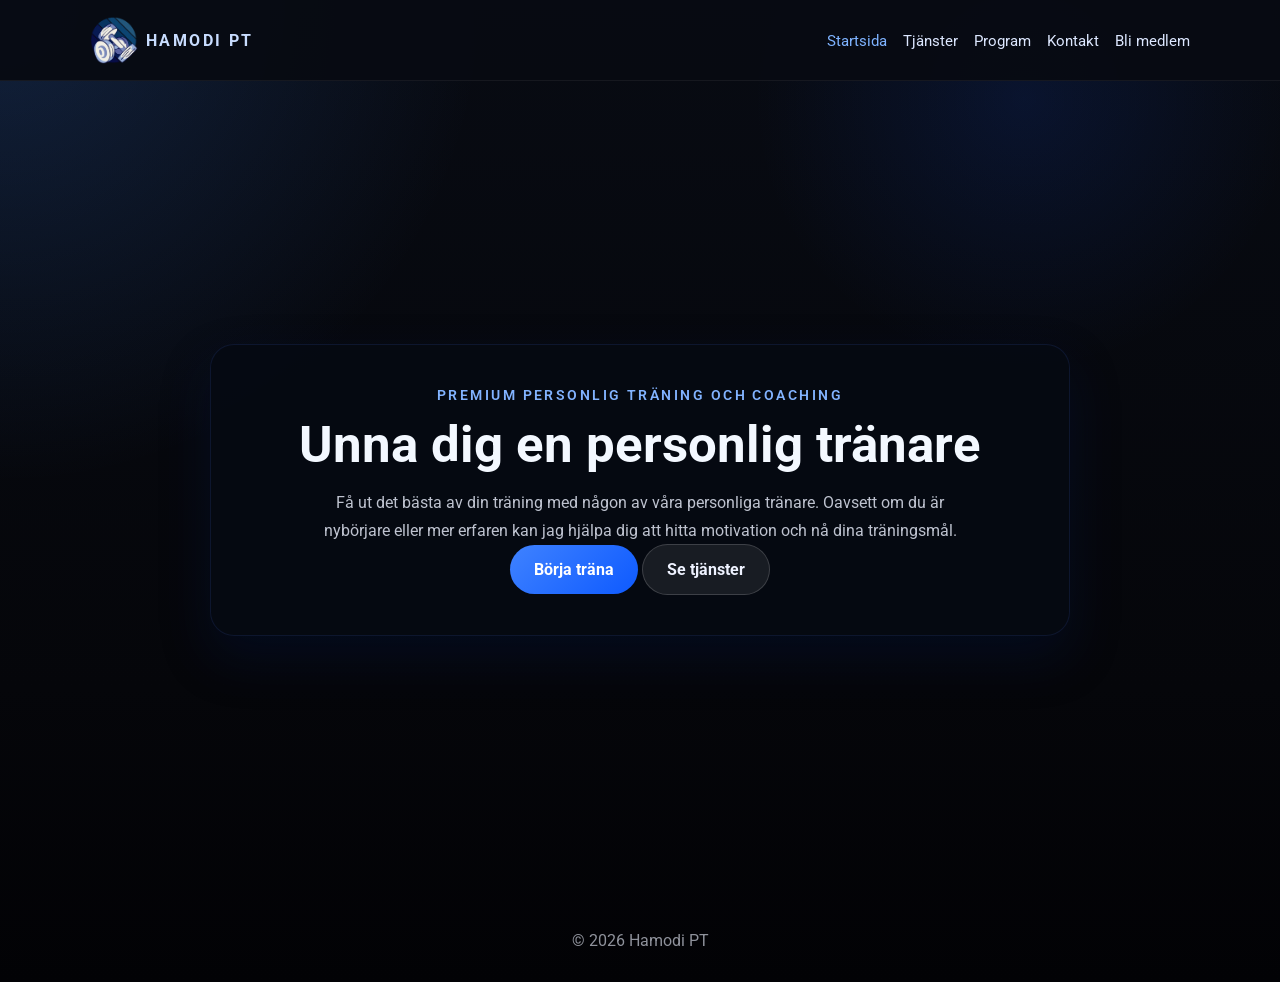
<file: index.html>
<!DOCTYPE html>
<html lang="sv">
<head>
    <meta charset="UTF-8" />
    <meta name="viewport" content="width=device-width, initial-scale=1.0" />
    <meta name="description" content="Välkommen till Hamodi PT - personlig träning." />
    <link rel="stylesheet" href="style.css" />
    <title>Startsida</title>
</head>

<body class="page-startpage">
    <header>
        <div class="header-inner">
            <a href="index.html" class="brand"><img src="logo.png" alt="Hamodi PT" class="logo-img">Hamodi PT</a>
            <nav class="global-menu">
                <ul>
                    <li><a href="index.html" class="active">Startsida</a></li>
                    <li><a href="tjanster.html">Tjänster</a></li>
                    <li><a href="program.html">Program</a></li>
                    <li><a href="kontakt.html">Kontakt</a></li>
                    <li><a href="bli-medlem.html">Bli medlem</a></li>
                </ul>
            </nav>
        </div>
    </header>

    <main>
        <section class="startpage-hero">
            <div class="startpage-copy">
                <span class="eyebrow">Premium personlig träning och coaching</span>
                <h1>Unna dig en personlig tränare</h1>
                <p>Få ut det bästa av din träning med någon av våra personliga tränare. Oavsett om du är nybörjare eller mer erfaren kan jag hjälpa dig att hitta motivation och nå dina träningsmål.</p>
                <div class="startpage-actions">
                    <a href="bli-medlem.html" class="btn btn-primary">Börja träna</a>
                    <a href="tjanster.html" class="btn btn-bas">Se tjänster</a>
                </div>
            </div>
        </section>
    </main>

    <footer>
        <p>&copy; 2026 Hamodi PT</p>
    </footer>
</body>
</html>
</file>
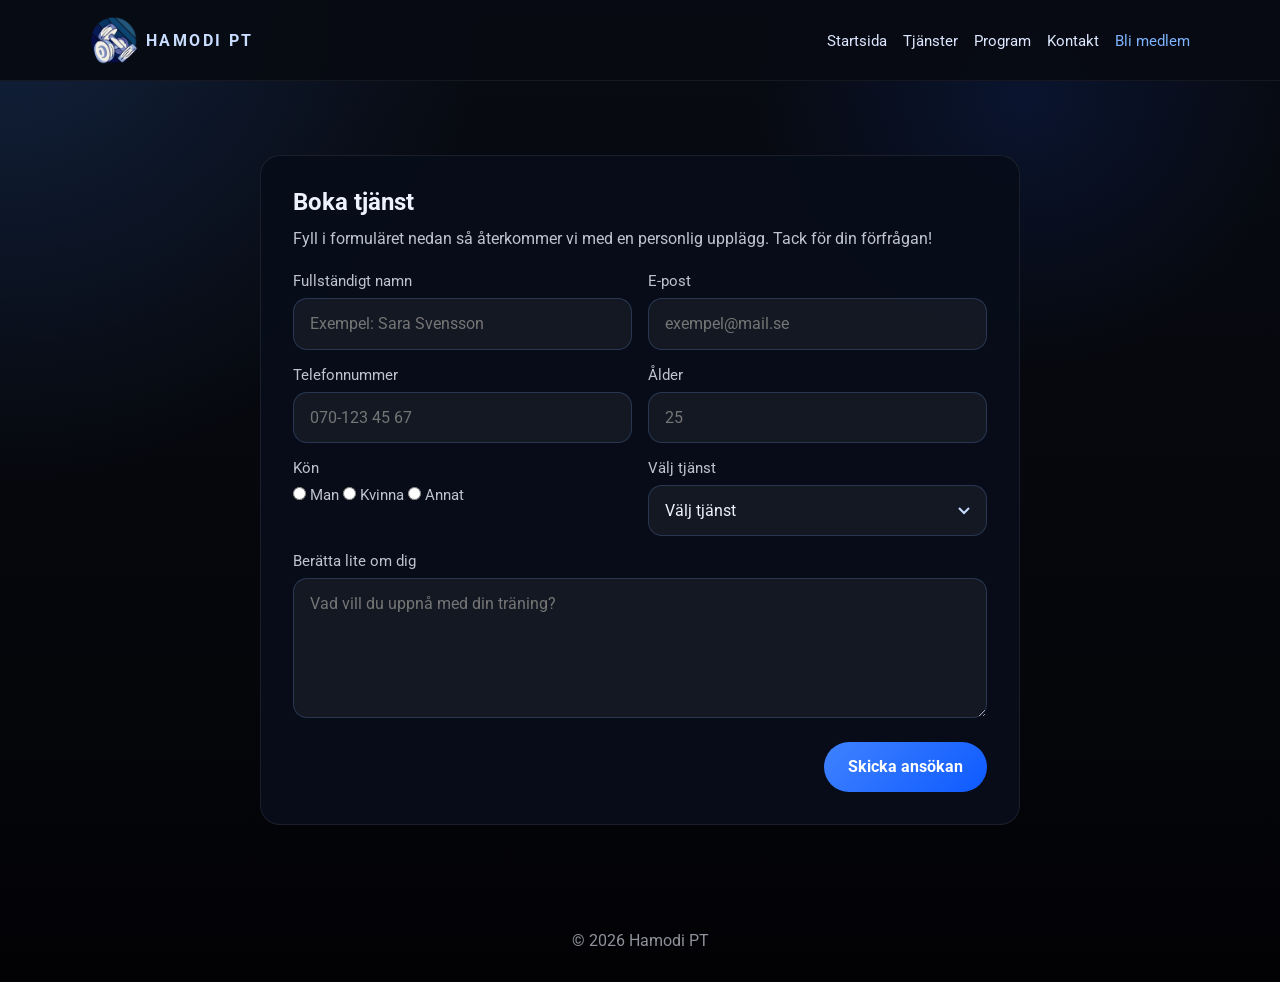
<file: bli-medlem.html>
<!DOCTYPE html>
<html lang="sv">
<head>
    <meta charset="UTF-8" />
    <meta name="viewport" content="width=device-width, initial-scale=1.0" />
    <meta name="description" content="Ansök om medlemskap hos Hamodi PT." />
    <link rel="stylesheet" href="style.css" />
    <title>Bli medlem</title>
</head>

<body class="page-bli-medlem">
    <header>
        <div class="header-inner">
            <a href="index.html" class="brand"><img src="logo.png" alt="Hamodi PT" class="logo-img">Hamodi PT</a>
            <nav class="global-menu">
                <ul>
                    <li><a href="index.html">Startsida</a></li>
                    <li><a href="tjanster.html">Tjänster</a></li>
                    <li><a href="program.html">Program</a></li>
                    <li><a href="kontakt.html">Kontakt</a></li>
                    <li><a href="bli-medlem.html" class="active">Bli medlem</a></li>
                </ul>
            </nav>
        </div>
    </header>

    <main>
        <section class="signup-hero">
            <div class="signup-form-card">
                <h2>Boka tjänst</h2>
                <p>Fyll i formuläret nedan så återkommer vi med en personlig upplägg. Tack för din förfrågan!</p>
                <form id="member-form">
                    <div class="form-grid">
                        <div class="form-group">
                            <label for="full-name">Fullständigt namn</label>
                            <input type="text" id="full-name" name="fullName" placeholder="Exempel: Sara Svensson" required />
                        </div>
                        <div class="form-group">
                            <label for="email">E-post</label>
                            <input type="email" id="email" name="email" placeholder="exempel@mail.se" required />
                        </div>
                        <div class="form-group">
                            <label for="phone">Telefonnummer</label>
                            <input type="tel" id="phone" name="phone" placeholder="070-123 45 67" required />
                        </div>
                        <div class="form-group">
                            <label for="age">Ålder</label>
                            <input type="number" id="age" name="age" min="18" max="100" placeholder="25" />
                        </div>
                        <div class="form-group">
                            <label>Kön</label>
                            <div>
                                <input type="radio" id="male" name="gender" value="male" />
                                <label for="male">Man</label>
                                <input type="radio" id="female" name="gender" value="female" />
                                <label for="female">Kvinna</label>
                                <input type="radio" id="other" name="gender" value="other" />
                                <label for="other">Annat</label>
                            </div>
                        </div>
                        <div class="form-group">
                            <label for="service">Välj tjänst</label>
                            <select id="service" name="service" required>
                                <option value="">Välj tjänst</option>
                                <option value="kostguide">Kostguide</option>
                                <option value="traningsguide">Träningsguide</option>
                                <option value="bada">Både kost- och träningsguide</option>
                            </select>
                        </div>
                        <div class="form-group" style="grid-column: span 2;">
                            <label for="message">Berätta lite om dig</label>
                            <textarea id="message" name="message" placeholder="Vad vill du uppnå med din träning?" required></textarea>
                        </div>
                    </div>
                    <div class="form-actions">
                        <button type="submit" class="btn btn-primary">Skicka ansökan</button>
                    </div>
                </form>
                <div class="form-result" id="form-result" style="display:none;"></div>
            </div>
        </section>
    </main>

    <footer>
        <p>&copy; 2026 Hamodi PT</p>
    </footer>

    <script>
        const form = document.getElementById('member-form');
        const result = document.getElementById('form-result');

        form.addEventListener('submit', function (event) {
            event.preventDefault();
            
            // Enkel validering
            const name = document.getElementById('full-name').value.trim();
            const email = document.getElementById('email').value.trim();
            const phone = document.getElementById('phone').value.trim();
            const age = document.getElementById('age').value;
            const service = document.getElementById('service').value;
            
            if (!name || !email || !phone || !service) {
                result.style.display = 'block';
                result.innerHTML = '<strong>Fel:</strong> Vänligen fyll i alla obligatoriska fält.';
                return;
            }
            
            if (age && age < 18) {
                result.style.display = 'block';
                result.innerHTML = '<strong>Fel:</strong> Du måste vara minst 18 år.';
                return;
            }
            
            result.style.display = 'block';
            result.innerHTML = `<strong>Tack för din ansökan, ${name || 'du'}!</strong><br />Vi har tagit emot din information och kommer att titta på den inom kort.`;
            form.reset();
            form.querySelector('button[type="submit"]').disabled = true;
            setTimeout(() => {
                form.querySelector('button[type="submit"]').disabled = false;
            }, 2000);
        });
    </script>
</body>
</html>
</file>
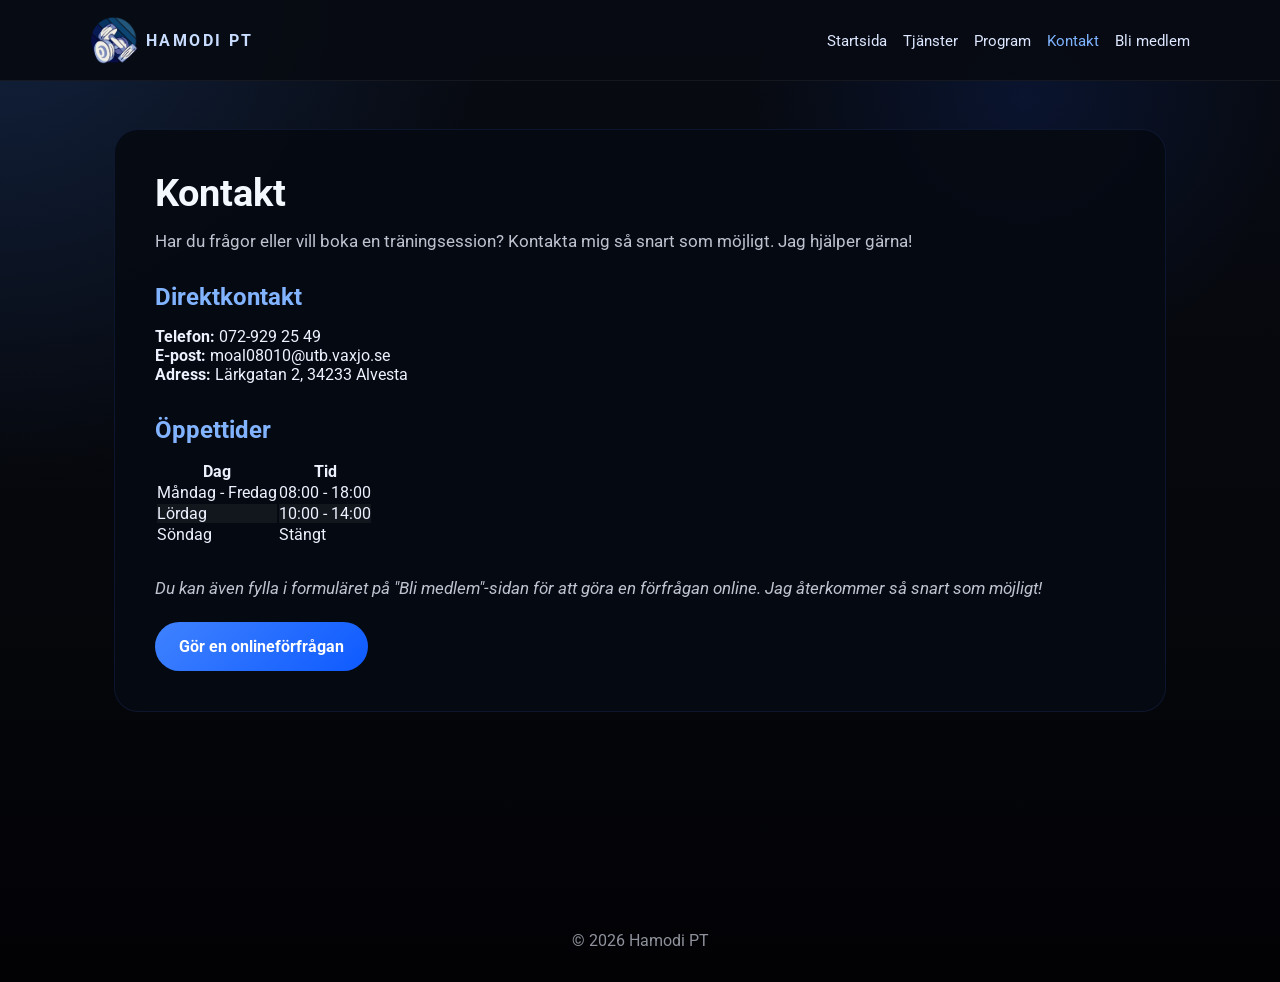
<file: kontakt.html>
<!DOCTYPE html>
<html lang="sv">
<head>
    <meta charset="UTF-8" />
    <meta name="viewport" content="width=device-width, initial-scale=1.0" />
    <meta name="description" content="Kontaktuppgifter till oss." />
    <link rel="stylesheet" href="style.css" />
    <title>Kontakt</title>
</head>

<body class="page-contact">
    <header>
        <div class="header-inner">
            <a href="index.html" class="brand"><img src="logo.png" alt="Hamodi PT" class="logo-img">Hamodi PT</a>
            <nav class="global-menu">
                <ul>
                    <li><a href="index.html">Startsida</a></li>
                    <li><a href="tjanster.html">Tjänster</a></li>
                    <li><a href="program.html">Program</a></li>
                    <li><a href="kontakt.html" class="active">Kontakt</a></li>
                    <li><a href="bli-medlem.html">Bli medlem</a></li>
                </ul>
            </nav>
        </div>
    </header>

    <main class="page-content">
        <section class="page-card">
            <h1>Kontakt</h1>
            <p>Har du frågor eller vill boka en träningsession? Kontakta mig så snart som möjligt. Jag hjälper gärna!</p>
            
            <div class="contact-info" style="margin: 2rem 0;">
                <h2 style="color: #82b3ff; margin-bottom: 1rem;">Direktkontakt</h2>
                <p><strong>Telefon:</strong> 072-929 25 49</p>
                <p><strong>E-post:</strong> moal08010@utb.vaxjo.se</p>
                <p><strong>Adress:</strong> Lärkgatan 2, 34233 Alvesta</p>
                
                <h2 style="color: #82b3ff; margin-bottom: 1rem; margin-top: 2rem;">Öppettider</h2>
                <table>
                    <thead>
                        <tr>
                            <th>Dag</th>
                            <th>Tid</th>
                        </tr>
                    </thead>
                    <tbody>
                        <tr>
                            <td>Måndag - Fredag</td>
                            <td>08:00 - 18:00</td>
                        </tr>
                        <tr>
                            <td>Lördag</td>
                            <td>10:00 - 14:00</td>
                        </tr>
                        <tr>
                            <td>Söndag</td>
                            <td>Stängt</td>
                        </tr>
                    </tbody>
                </table>
            </div>
            
            <p style="color: rgba(236, 241, 255, 0.8); font-style: italic;">Du kan även fylla i formuläret på "Bli medlem"-sidan för att göra en förfrågan online. Jag återkommer så snart som möjligt!</p>
            
            <a href="bli-medlem.html" class="btn btn-primary">Gör en onlineförfrågan</a>
        </section>
    </main>

    <footer>
        <p>&copy; 2026 Hamodi PT</p>
    </footer>
</body>
</html>
</file>
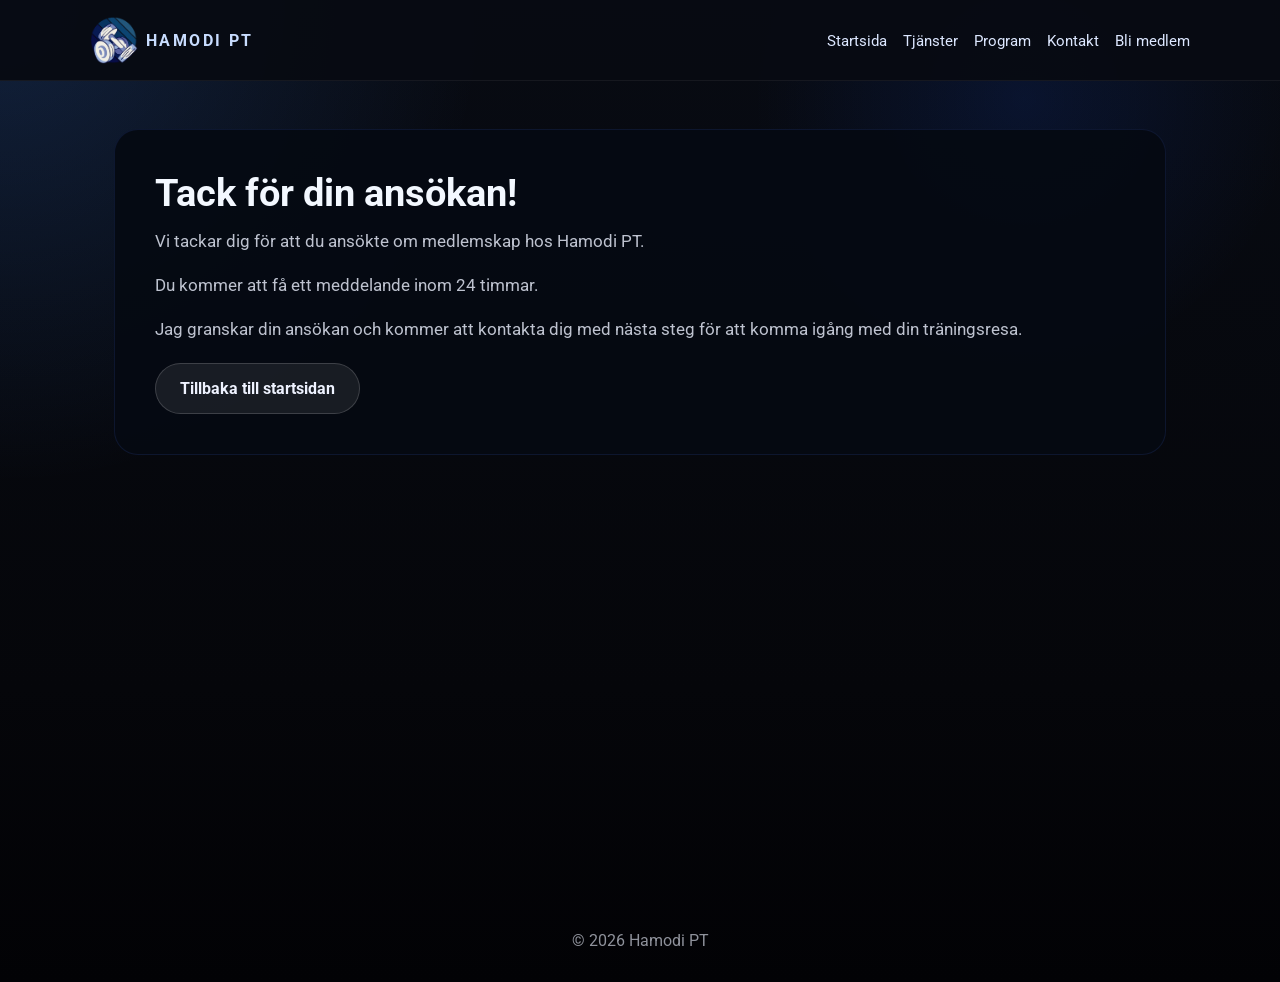
<file: medlem-sida.html>
<!DOCTYPE html>
<html lang="sv">
<head>
    <meta charset="UTF-8" />
    <meta name="viewport" content="width=device-width, initial-scale=1.0" />
    <meta name="description" content="Din personliga träningssida." />
    <link rel="stylesheet" href="style.css" />
    <title>Medlemssida</title>
</head>

<body class="page-member">
    <header>
        <div class="header-inner">
            <a href="index.html" class="brand"><img src="logo.png" alt="Hamodi PT" class="logo-img">Hamodi PT</a>
            <nav class="global-menu">
                <ul>
                    <li><a href="index.html">Startsida</a></li>
                    <li><a href="tjanster.html">Tjänster</a></li>
                    <li><a href="program.html">Program</a></li>
                    <li><a href="kontakt.html">Kontakt</a></li>
                    <li><a href="bli-medlem.html">Bli medlem</a></li>
                </ul>
            </nav>

        </div>
    </header>

    <main class="page-content">
        <section class="page-card">
            <h1>Tack för din ansökan!</h1>
            <p>Vi tackar dig för att du ansökte om medlemskap hos Hamodi PT.</p>
            <p class="notice">Du kommer att få ett meddelande inom 24 timmar.</p>
            <p>Jag granskar din ansökan och kommer att kontakta dig med nästa steg för att komma igång med din träningsresa.</p>
            <a href="index.html" class="btn btn-bas">Tillbaka till startsidan</a>
        </section>
    </main>

    <footer>
        <p>&copy; 2026 Hamodi PT</p>
    </footer>
</body>
</html>
</file>
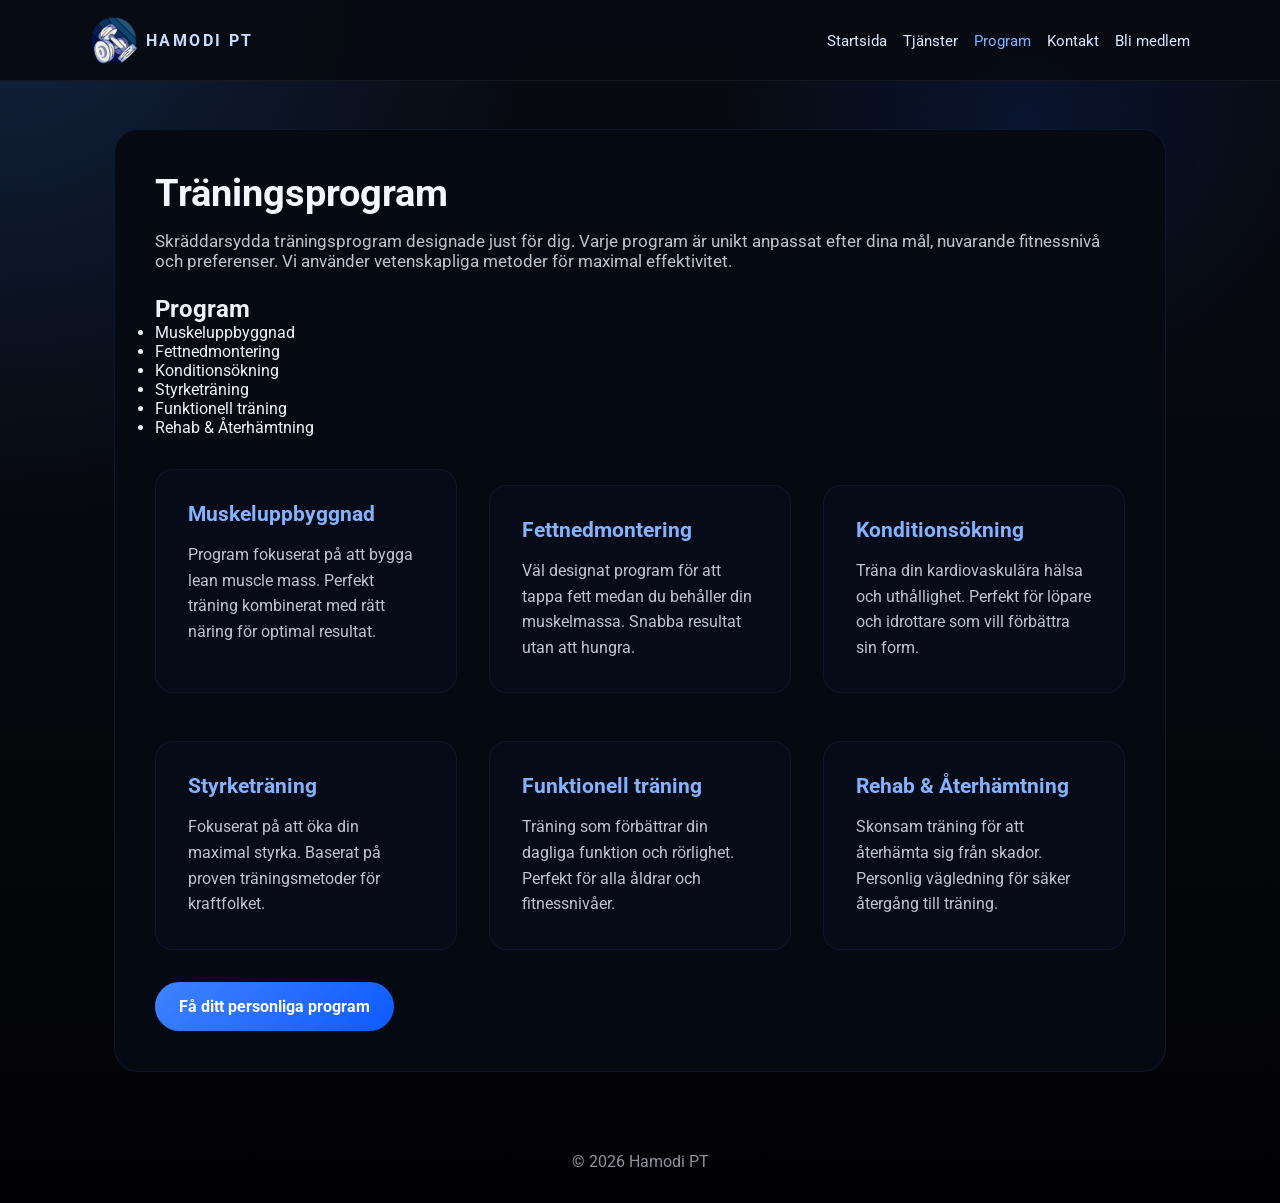
<file: program.html>
<!DOCTYPE html>
<html lang="sv">
<head>
    <meta charset="UTF-8" />
    <meta name="viewport" content="width=device-width, initial-scale=1.0" />
    <meta name="description" content="Personaliserade träningsprogram från Hamodi." />
    <link rel="stylesheet" href="style.css" />
    <title>Program</title>
</head>

<body class="page-program">
    <header>
        <div class="header-inner">
            <a href="index.html" class="brand"><img src="logo.png" alt="Hamodi PT" class="logo-img">Hamodi PT</a>
            <nav class="global-menu">
                <ul>
                    <li><a href="index.html">Startsida</a></li>
                    <li><a href="tjanster.html">Tjänster</a></li>
                    <li><a href="program.html" class="active">Program</a></li>
                    <li><a href="kontakt.html">Kontakt</a></li>
                    <li><a href="bli-medlem.html">Bli medlem</a></li>
                </ul>
            </nav>
        </div>
    </header>

    <main class="page-content">
        <section class="page-card">
            <h1>Träningsprogram</h1>
            <p>Skräddarsydda träningsprogram designade just för dig. Varje program är unikt anpassat efter dina mål, nuvarande fitnessnivå och preferenser. Vi använder vetenskapliga metoder för maximal effektivitet.</p>
            
            <aside class="sidebar">
                <nav class="local-menu">
                    <h2>Program</h2>
                    <ul>
                        <li><a href="#muskeluppbyggnad">Muskeluppbyggnad</a></li>
                        <li><a href="#fettnedmontering">Fettnedmontering</a></li>
                        <li><a href="#konditionsökning">Konditionsökning</a></li>
                        <li><a href="#styrketräning">Styrketräning</a></li>
                        <li><a href="#funktionell">Funktionell träning</a></li>
                        <li><a href="#rehab">Rehab & Återhämtning</a></li>
                    </ul>
                </nav>
            </aside>
            
            <div class="services-grid">
                <div class="service-item">
                    <h3>Muskeluppbyggnad</h3>
                    <p>Program fokuserat på att bygga lean muscle mass. Perfekt träning kombinerat med rätt näring för optimal resultat.</p>
                </div>
                <div class="service-item">
                    <h3>Fettnedmontering</h3>
                    <p>Väl designat program för att tappa fett medan du behåller din muskelmassa. Snabba resultat utan att hungra.</p>
                </div>
                <div class="service-item">
                    <h3>Konditionsökning</h3>
                    <p>Träna din kardiovaskulära hälsa och uthållighet. Perfekt för löpare och idrottare som vill förbättra sin form.</p>
                </div>
                <div class="service-item">
                    <h3>Styrketräning</h3>
                    <p>Fokuserat på att öka din maximal styrka. Baserat på proven träningsmetoder för kraftfolket.</p>
                </div>
                <div class="service-item">
                    <h3>Funktionell träning</h3>
                    <p>Träning som förbättrar din dagliga funktion och rörlighet. Perfekt för alla åldrar och fitnessnivåer.</p>
                </div>
                <div class="service-item">
                    <h3>Rehab & Återhämtning</h3>
                    <p>Skonsam träning för att återhämta sig från skador. Personlig vägledning för säker återgång till träning.</p>
                </div>
            </div>
            
            <a href="bli-medlem.html" class="btn btn-primary">Få ditt personliga program</a>
        </section>
    </main>

    <footer>
        <p>&copy; 2026 Hamodi PT</p>
    </footer>
</body>
</html>
</file>
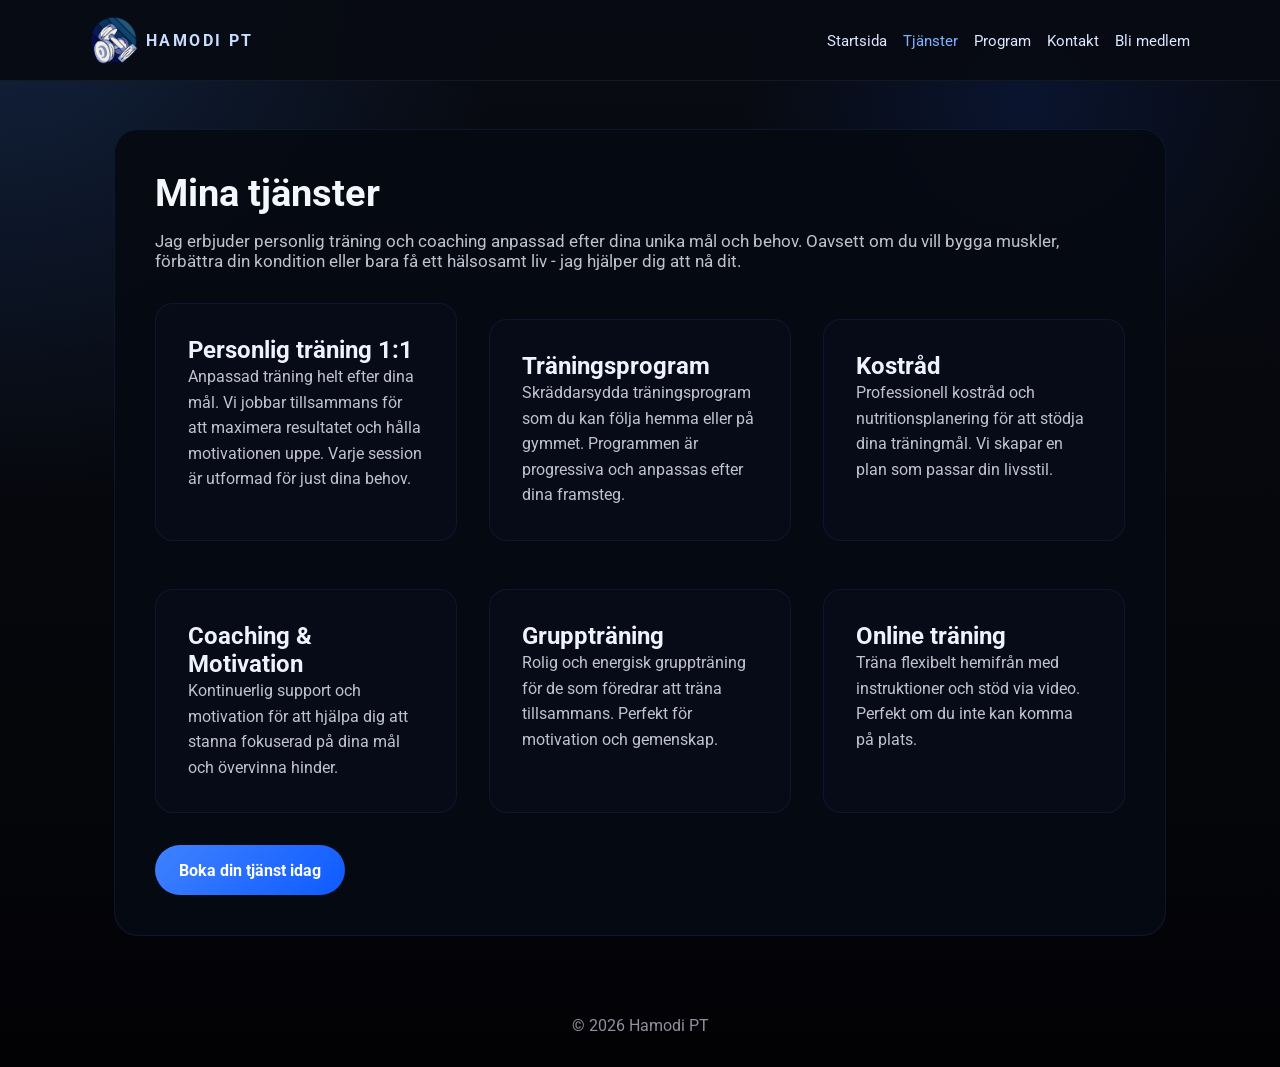
<file: tjanster.html>
<!DOCTYPE html>
<html lang="sv">
<head>
    <meta charset="UTF-8" />
    <meta name="viewport" content="width=device-width, initial-scale=1.0" />
    <meta name="description" content="Mina personliga tränings- och coachi­ngtjänster." />
    <link rel="stylesheet" href="style.css" />
    <title>Tjänster</title>
</head>

<body class="page-services">
    <header>
        <div class="header-inner">
            <a href="index.html" class="brand"><img src="logo.png" alt="Hamodi PT" class="logo-img">Hamodi PT</a>
            <nav class="global-menu">
                <ul>
                    <li><a href="index.html">Startsida</a></li>
                    <li><a href="tjanster.html" class="active">Tjänster</a></li>
                    <li><a href="program.html">Program</a></li>
                    <li><a href="kontakt.html">Kontakt</a></li>
                    <li><a href="bli-medlem.html">Bli medlem</a></li>
                </ul>
            </nav>
        </div>
    </header>

    <main class="page-content">
        <section class="page-card">
            <h1>Mina tjänster</h1>
            <p>Jag erbjuder personlig träning och coaching anpassad efter dina unika mål och behov. Oavsett om du vill bygga muskler, förbättra din kondition eller bara få ett hälsosamt liv - jag hjälper dig att nå dit.</p>
            
            <div class="services-grid">
                <div class="service-item">
                    <h2>Personlig träning 1:1</h2>
                    <p>Anpassad träning helt efter dina mål. Vi jobbar tillsammans för att maximera resultatet och hålla motivationen uppe. Varje session är utformad för just dina behov.</p>
                </div>
                <div class="service-item">
                    <h2>Träningsprogram</h2>
                    <p>Skräddarsydda träningsprogram som du kan följa hemma eller på gymmet. Programmen är progressiva och anpassas efter dina framsteg.</p>
                </div>
                <div class="service-item">
                    <h2>Kostråd</h2>
                    <p>Professionell kostråd och nutritionsplanering för att stödja dina träningmål. Vi skapar en plan som passar din livsstil.</p>
                </div>
                <div class="service-item">
                    <h2>Coaching & Motivation</h2>
                    <p>Kontinuerlig support och motivation för att hjälpa dig att stanna fokuserad på dina mål och övervinna hinder.</p>
                </div>
                <div class="service-item">
                    <h2>Gruppträning</h2>
                    <p>Rolig och energisk gruppträning för de som föredrar att träna tillsammans. Perfekt för motivation och gemenskap.</p>
                </div>
                <div class="service-item">
                    <h2>Online träning</h2>
                    <p>Träna flexibelt hemifrån med instruktioner och stöd via video. Perfekt om du inte kan komma på plats.</p>
                </div>
            </div>
            
            <a href="bli-medlem.html" class="btn btn-primary">Boka din tjänst idag</a>
        </section>
    </main>

    <footer>
        <p>&copy; 2026 Hamodi PT</p>
    </footer>
</body>
</html>
</file>
<file: style.css>
@import url('https://fonts.googleapis.com/css2?family=Roboto:wght@400;500;700&display=swap');

:root {
  font-family: 'Roboto', Arial, Helvetica, sans-serif;
  color: #eef2ff;
  background: #07080c;
}

* {
  box-sizing: border-box;
  margin: 0;
  padding: 0;
}

html,
body {
  min-height: 100%;
}
body {
  background-color: #06080f;
  background-image: radial-gradient(circle at top left, rgba(63, 138, 255, 0.18), transparent 30%),
                    radial-gradient(circle at 80% 10%, rgba(24, 90, 255, 0.12), transparent 20%),
                    linear-gradient(180deg, #080b13 0%, #05060a 70%, #020205 100%);
  color: #eef2ff;
}

img {
  max-width: 100%;
  display: block;
}

a {
  text-decoration: none;
  color: inherit;
}

button,
input,
select,
textarea {
  font: inherit;
}

header {
  position: sticky;
  top: 0;
  background: rgba(8, 11, 18, 0.95);
  padding: 1rem;
  border-bottom: 1px solid rgba(255,255,255,0.06);
  z-index: 10;
}

.header-inner {
  max-width: 1100px;
  margin: 0 auto;
  display: flex;
  align-items: center;
  justify-content: space-between;
  gap: 1rem;
}

.brand {
  font-weight: 700;
  letter-spacing: .15em;
  text-transform: uppercase;
  color: #c8ddff;
  display: flex;
  align-items: center;
  gap: 0.5rem;
}

.logo-img {
  height: 48px;
  width: auto;
  mix-blend-mode: lighten;
}

.global-menu ul {
  display: flex;
  gap: 1rem;
  list-style: none;
}

.global-menu a {
  color: #dce7ff;
  font-size: .95rem;
}

.global-menu a:hover,
.global-menu a.active {
  color: #7eb3ff;
}

.startpage-hero,
.signup-hero {
  min-height: calc(100vh - 82px);
  display: grid;
  place-items: center;
  padding: 3rem 1.5rem;
}
.startpage-copy {
  width: min(860px, 100%);
  text-align: center;
  padding: 2.5rem 2rem;
  background: rgba(6, 10, 19, 0.94);
  border: 1px solid rgba(77, 118, 255, 0.12);
  border-radius: 24px;
  box-shadow: 0 22px 50px rgba(0, 22, 72, 0.3);
}
.signup-form-card h2 {
  margin-bottom: 0.8rem;
}
.signup-form-card p {
  margin-bottom: 1.5rem;
  color: rgba(236, 241, 255, 0.8);
}
.eyebrow {
  display: inline-block;
  margin-bottom: 1rem;
  font-size: .85rem;
  font-weight: 600;
  letter-spacing: .18em;
  text-transform: uppercase;
  color: #82b3ff;
}
.startpage-hero h1 {
  margin: 0;
  font-size: clamp(2.5rem, 4vw, 4.2rem);
  line-height: 1;
  color: #f3f8ff;
}
.startpage-hero p {
  margin: 1.2rem auto 0;
  max-width: 640px;
  color: rgba(236, 241, 255, 0.8);
  font-size: 1rem;
  line-height: 1.7;
}
.signup-form-card {
  width: min(760px, 100%);
  padding: 2rem;
  background: rgba(8, 13, 26, 0.95);
  border: 1px solid rgba(255, 255, 255, 0.08);
  border-radius: 20px;
}

.signup-form-card h2 {
  margin-bottom: 0.8rem;
}

.signup-form-card p {
  margin-bottom: 1.5rem;
  color: rgba(236, 241, 255, 0.8);
}

.form-grid {
  display: grid;
  grid-template-columns: repeat(2, minmax(0, 1fr));
  gap: 1rem;
}

.form-group {
  display: flex;
  flex-direction: column;
  gap: 0.5rem;
}

.form-group label {
  color: rgba(236, 241, 255, 0.8);
  font-size: 0.95rem;
}

.form-group input,
.form-group select,
.form-group textarea {
  background: rgba(255, 255, 255, 0.05);
  border: 1px solid rgba(126, 179, 255, 0.2);
  color: #eef2ff;
  padding: 0.95rem 1rem;
  border-radius: 14px;
}

.form-group select {
  appearance: none;
  -webkit-appearance: none;
  -moz-appearance: none;
  background-image: url("data:image/svg+xml,%3Csvg xmlns='http://www.w3.org/2000/svg' viewBox='0 0 12 8'%3E%3Cpath d='M1 1l5 5 5-5' stroke='%23c8ddff' stroke-width='2' fill='none'/%3E%3C/svg%3E");
  background-repeat: no-repeat;
  background-position: right 1rem center;
  background-size: 12px 8px;
  padding-right: 2.4rem;
  color-scheme: dark;
}

.form-group select::-ms-expand {
  display: none;
}

.form-group select option {
  background: #06080f;
  color: #eef2ff;
}

.form-group textarea {
  min-height: 140px;
  resize: vertical;
}

.form-actions {
  margin-top: 1.5rem;
  text-align: right;
}

.btn {
  display: inline-flex;
  align-items: center;
  justify-content: center;
  padding: 0.95rem 1.5rem;
  border-radius: 999px;
  border: none;
  background: linear-gradient(135deg, #3f82ff, #0e5aff);
  color: #fff;
  font-weight: 700;
  cursor: pointer;
  transition: transform .18s;
}

.btn:hover {
  transform: translateY(-2px);
}

.btn-bas {
  background: rgba(255, 255, 255, 0.08);
  color: #eef2ff;
  border: 1px solid rgba(255, 255, 255, 0.16);
}

.btn-bas:hover {
  background: rgba(255, 255, 255, 0.12);
}

.form-result {
  margin-top: 1rem;
  padding: 1rem 1.2rem;
  border-radius: 18px;
  background: rgba(29, 50, 92, 0.9);
  color: #d6e7ff;
}

footer {
  padding: 2rem 1.5rem;
  text-align: center;
  color: rgba(236, 241, 255, 0.6);
}

.page-content {
  max-width: 1100px;
  margin: 0 auto;
  padding: 3rem 1.5rem;
  min-height: calc(100vh - 82px);
}

.page-card {
  background: rgba(6, 10, 19, 0.94);
  border: 1px solid rgba(77, 118, 255, 0.12);
  border-radius: 24px;
  padding: 2.5rem;
}

.page-card h1 {
  margin-bottom: 1rem;
  font-size: clamp(2rem, 3vw, 3rem);
  color: #f3f8ff;
}

.page-card > p {
  color: rgba(236, 241, 255, 0.8);
  font-size: 1.05rem;
  margin-bottom: 1.5rem;
}

.services-grid {
  display: grid;
  grid-template-columns: repeat(auto-fit, minmax(300px, 1fr));
  gap: 2rem;
  margin: 2rem 0;
}

.service-item {
  background: rgba(8, 13, 26, 0.7);
  border: 1px solid rgba(77, 118, 255, 0.1);
  border-radius: 18px;
  padding: 2rem;
}

.service-item h3 {
  color: #82b3ff;
  margin-bottom: 1rem;
  font-size: 1.3rem;
}

.service-item p {
  color: rgba(236, 241, 255, 0.8);
  line-height: 1.6;
}

@media (max-width: 760px) {
  .header-inner {
    flex-wrap: wrap;
  }

  .global-menu ul {
    flex-wrap: wrap;
    justify-content: center;
  }

  .form-grid {
    grid-template-columns: 1fr;
  }
}

.form-group input:focus,
.form-group select:focus,
.form-group textarea:focus {
  outline: 2px solid #7eb3ff;
  border-color: #7eb3ff;
}

.btn:focus {
  outline: 2px solid #7eb3ff;
}

.btn:active {
  transform: translateY(0);
}

@keyframes fadeIn {
  from {
    opacity: 0;
    transform: translateY(20px);
  }
  to {
    opacity: 1;
    transform: translateY(0);
  }
}

.startpage-hero,
.signup-hero {
  animation: fadeIn 1s ease-out;
}

table tr:nth-child(even) {
  background: rgba(255, 255, 255, 0.05);
}

.service-item + .service-item {
  margin-top: 1rem;
}

@media (max-width: 480px) {
  .startpage-hero h1 {
    font-size: 2rem;
  }

  .services-grid {
    grid-template-columns: 1fr;
  }
}
</file>
